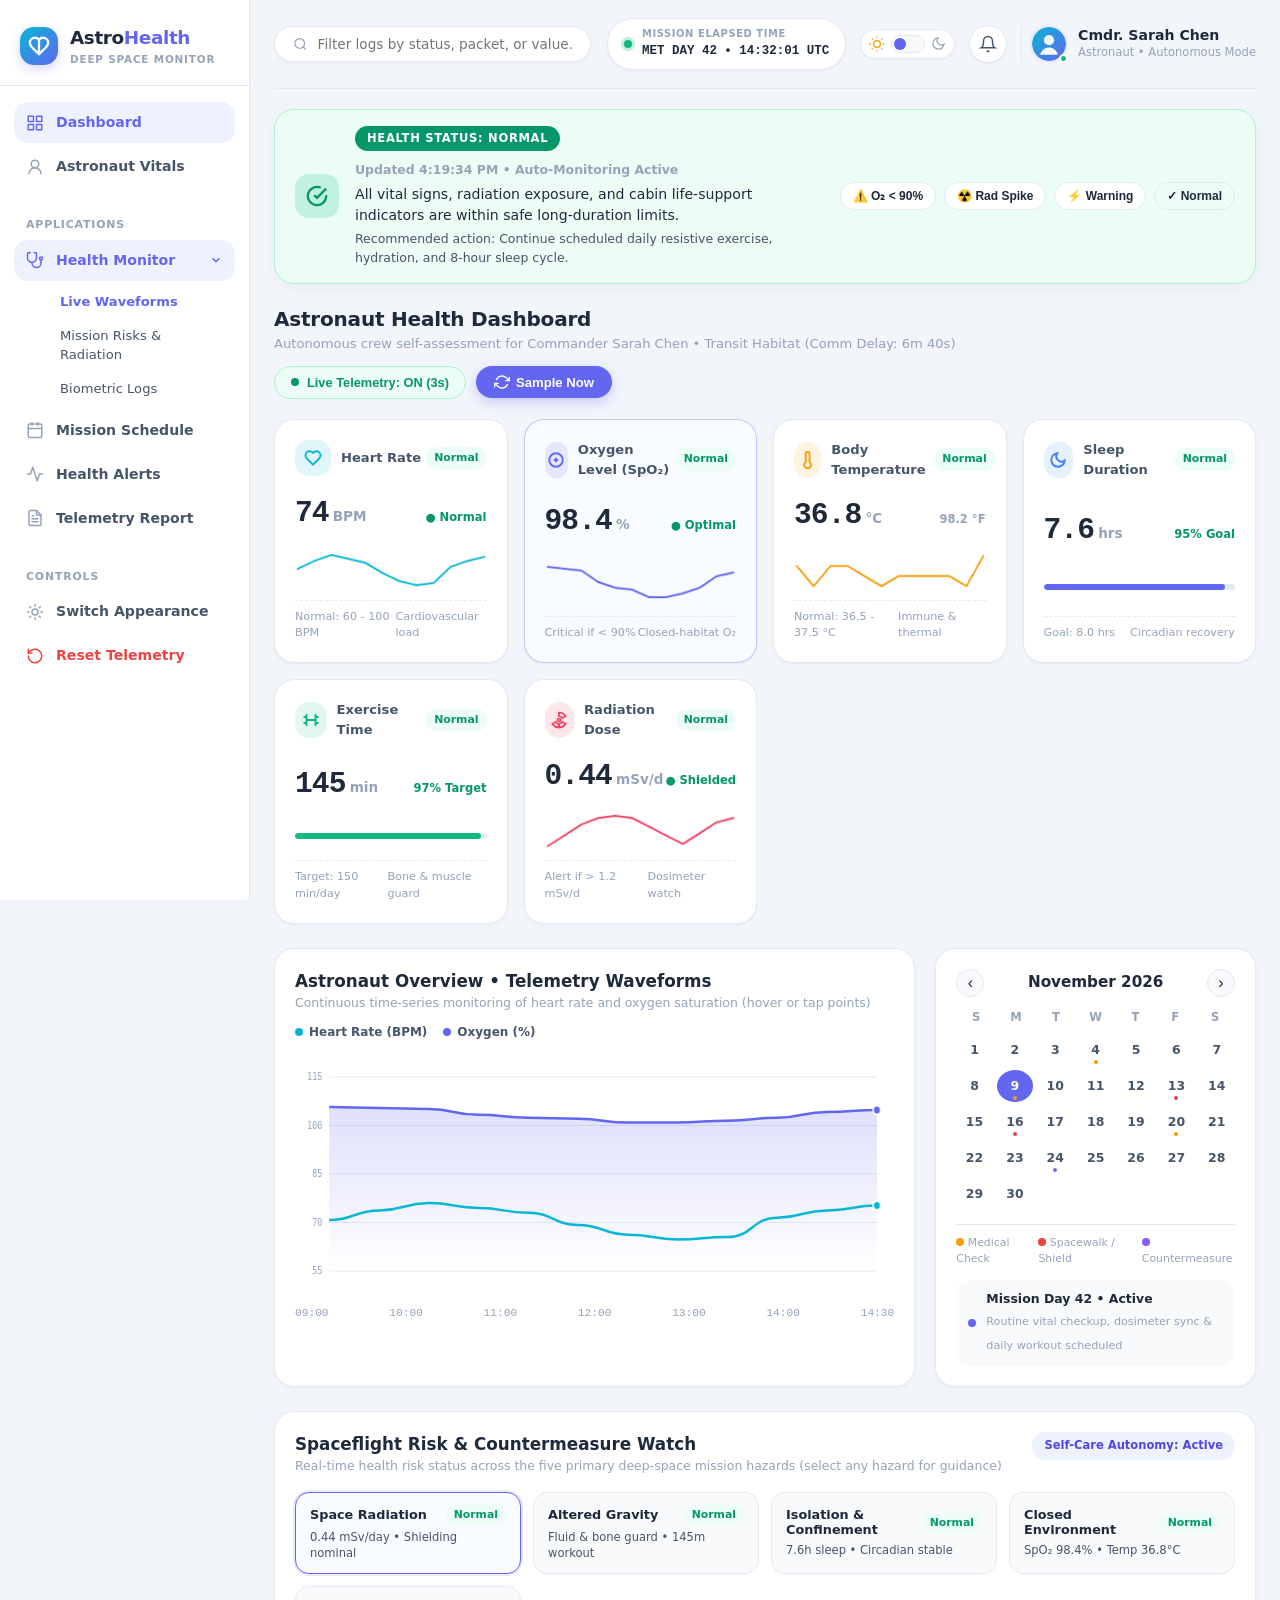
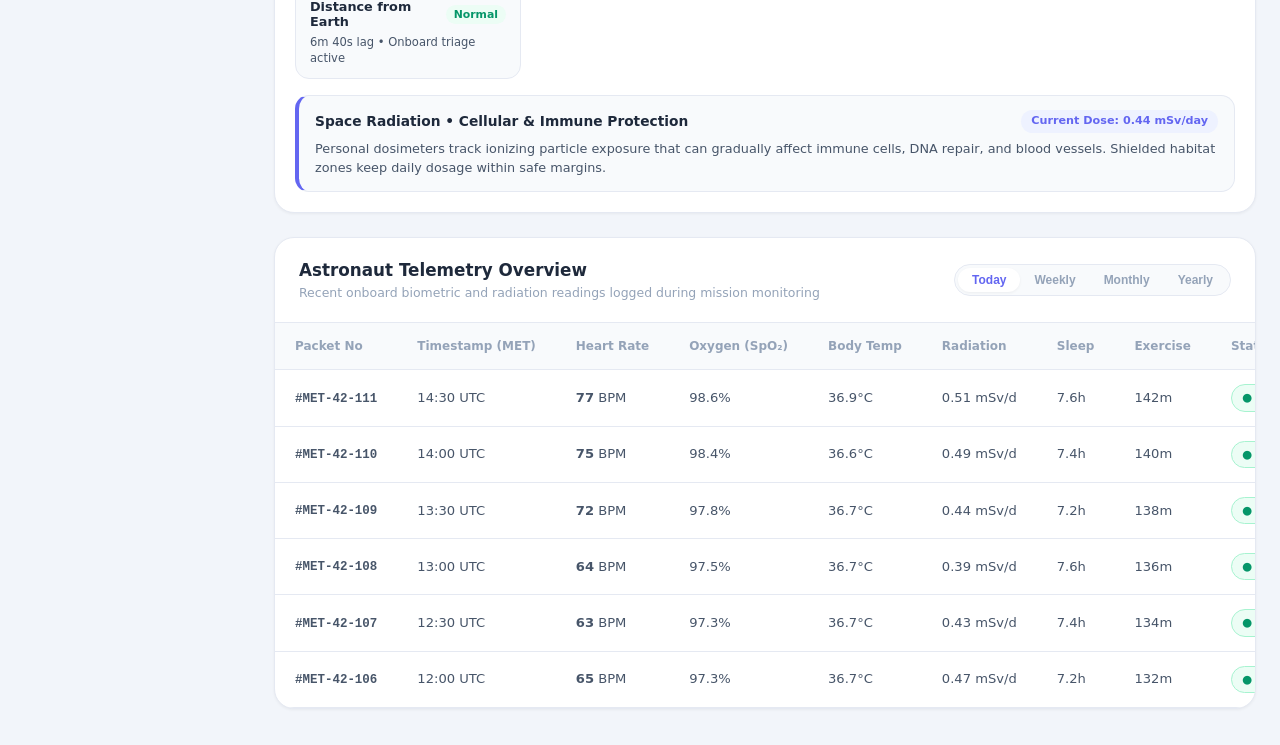
<file: index.html>
<!DOCTYPE html>
<html lang="en" data-theme="light">
<head>
  <meta charset="UTF-8">
  <meta name="viewport" content="width=device-width, initial-scale=1.0, maximum-scale=1.0, user-scalable=no">
  <title>AstroHealth — Astronaut Health Monitor</title>
  <link rel="stylesheet" href="style.css">
</head>
<body>
  <div class="app-layout">
    <!-- Left Sidebar -->
    <aside class="sidebar" id="sidebar">
      <div class="sidebar-header">
        <div class="brand">
          <div class="brand-logo">
            <svg width="22" height="22" viewBox="0 0 24 24" fill="none" stroke="currentColor" stroke-width="2.5" stroke-linecap="round" stroke-linejoin="round">
              <path d="M19 14c1.49-1.46 3-3.21 3-5.5A5.5 5.5 0 0 0 16.5 3c-1.76 0-3 .5-4.5 2-1.5-1.5-2.74-2-4.5-2A5.5 5.5 0 0 0 2 8.5c0 2.3 1.5 4.05 3 5.5l7 7Z"></path>
              <path d="M12 5v14"></path>
            </svg>
          </div>
          <div class="brand-text">
            <h2>Astro<span>Health</span></h2>
            <span class="sub-badge">DEEP SPACE MONITOR</span>
          </div>
        </div>
        <button class="mobile-close-btn" id="mobileCloseBtn" aria-label="Close menu">✕</button>
      </div>

      <nav class="sidebar-nav">
        <div class="nav-section">
          <a href="#top" class="nav-item active" data-target="alertBannerSection">
            <svg width="18" height="18" viewBox="0 0 24 24" fill="none" stroke="currentColor" stroke-width="2" stroke-linecap="round" stroke-linejoin="round">
              <rect x="3" y="3" width="7" height="7"></rect>
              <rect x="14" y="3" width="7" height="7"></rect>
              <rect x="14" y="14" width="7" height="7"></rect>
              <rect x="3" y="14" width="7" height="7"></rect>
            </svg>
            <span>Dashboard</span>
          </a>
          <a href="#astronaut" class="nav-item" data-target="statCardsGrid">
            <svg width="18" height="18" viewBox="0 0 24 24" fill="none" stroke="currentColor" stroke-width="2" stroke-linecap="round" stroke-linejoin="round">
              <circle cx="12" cy="8" r="5"></circle>
              <path d="M20 21a8 8 0 1 0-16 0"></path>
            </svg>
            <span>Astronaut Vitals</span>
          </a>
        </div>

        <div class="nav-section">
          <span class="nav-heading">APPLICATIONS</span>
          <div class="nav-group open" id="navMonitorGroup">
            <div class="nav-group-header" id="navGroupToggle">
              <div class="header-left">
                <svg width="18" height="18" viewBox="0 0 24 24" fill="none" stroke="currentColor" stroke-width="2" stroke-linecap="round" stroke-linejoin="round">
                  <path d="M4.8 2.3A.3.3 0 1 0 5 2H4a2 2 0 0 0-2 2v5a6 6 0 0 0 6 6v0a6 6 0 0 0 6-6V4a2 2 0 0 0-2-2h-1a.2.2 0 1 0 .3.3"></path>
                  <path d="M8 15v1a6 6 0 0 0 6 6v0a6 6 0 0 0 6-6v-4"></path>
                  <circle cx="20" cy="10" r="2"></circle>
                </svg>
                <span>Health Monitor</span>
              </div>
              <svg class="chevron" width="14" height="14" viewBox="0 0 24 24" fill="none" stroke="currentColor" stroke-width="2.5"><polyline points="6 9 12 15 18 9"></polyline></svg>
            </div>
            <div class="sub-menu">
              <a href="#waveforms" class="sub-item active" data-target="waveformsSection">Live Waveforms</a>
              <a href="#hazards" class="sub-item" data-target="hazardsSection">Mission Risks &amp; Radiation</a>
              <a href="#logs" class="sub-item" data-target="telemetryTableSection">Biometric Logs</a>
            </div>
          </div>

          <a href="#schedule" class="nav-item" data-target="calendarSection">
            <svg width="18" height="18" viewBox="0 0 24 24" fill="none" stroke="currentColor" stroke-width="2" stroke-linecap="round" stroke-linejoin="round">
              <rect x="3" y="4" width="18" height="18" rx="2" ry="2"></rect>
              <line x1="16" y1="2" x2="16" y2="6"></line>
              <line x1="8" y1="2" x2="8" y2="6"></line>
              <line x1="3" y1="10" x2="21" y2="10"></line>
            </svg>
            <span>Mission Schedule</span>
          </a>

          <a href="#alerts" class="nav-item" data-target="alertBannerSection">
            <svg width="18" height="18" viewBox="0 0 24 24" fill="none" stroke="currentColor" stroke-width="2" stroke-linecap="round" stroke-linejoin="round">
              <path d="M22 12h-4l-3 9L9 3l-3 9H2"></path>
            </svg>
            <span>Health Alerts</span>
          </a>

          <a href="#report" class="nav-item" data-target="telemetryTableSection">
            <svg width="18" height="18" viewBox="0 0 24 24" fill="none" stroke="currentColor" stroke-width="2" stroke-linecap="round" stroke-linejoin="round">
              <path d="M14 2H6a2 2 0 0 0-2 2v16a2 2 0 0 0 2 2h12a2 2 0 0 0 2-2V8z"></path>
              <polyline points="14 2 14 8 20 8"></polyline>
              <line x1="16" y1="13" x2="8" y2="13"></line>
              <line x1="16" y1="17" x2="8" y2="17"></line>
              <polyline points="10 9 9 9 8 9"></polyline>
            </svg>
            <span>Telemetry Report</span>
          </a>
        </div>

        <div class="nav-section">
          <span class="nav-heading">CONTROLS</span>
          <a href="#toggle-theme" class="nav-item" id="sidebarThemeBtn">
            <svg width="18" height="18" viewBox="0 0 24 24" fill="none" stroke="currentColor" stroke-width="2" stroke-linecap="round" stroke-linejoin="round">
              <circle cx="12" cy="12" r="4"></circle>
              <path d="M12 2v2M12 20v2M4.93 4.93l1.41 1.41M17.66 17.66l1.41 1.41M2 12h2M20 12h2M6.34 17.66l-1.41 1.41M19.07 4.93l-1.41 1.41"></path>
            </svg>
            <span>Switch Appearance</span>
          </a>
          <a href="#reset" class="nav-item text-danger" id="resetBtn">
            <svg width="18" height="18" viewBox="0 0 24 24" fill="none" stroke="currentColor" stroke-width="2" stroke-linecap="round" stroke-linejoin="round">
              <path d="M3 12a9 9 0 1 0 9-9 9.75 9.75 0 0 0-6.74 2.74L3 8"></path>
              <path d="M3 3v5h5"></path>
            </svg>
            <span>Reset Telemetry</span>
          </a>
        </div>
      </nav>
    </aside>

    <!-- Main Content Area -->
    <main class="main-content">
      <!-- Top Navigation Bar -->
      <header class="topbar">
        <div class="topbar-left">
          <button class="mobile-toggle-btn" id="mobileToggleBtn" aria-label="Open menu">
            <svg width="22" height="22" viewBox="0 0 24 24" fill="none" stroke="currentColor" stroke-width="2">
              <line x1="3" y1="12" x2="21" y2="12"></line>
              <line x1="3" y1="6" x2="21" y2="6"></line>
              <line x1="3" y1="18" x2="21" y2="18"></line>
            </svg>
          </button>

          <div class="search-box">
            <svg width="16" height="16" viewBox="0 0 24 24" fill="none" stroke="currentColor" stroke-width="2">
              <circle cx="11" cy="11" r="8"></circle>
              <line x1="21" y1="21" x2="16.65" y2="16.65"></line>
            </svg>
            <input type="text" id="searchInput" placeholder="Filter logs by status, packet, or value..." aria-label="Search">
          </div>
        </div>

        <div class="topbar-right">
          <!-- Mission Day / Time Indicator -->
          <div class="mission-time-chip" title="Mission Elapsed Time (MET)">
            <span class="pulse-dot"></span>
            <div class="chip-text">
              <span class="chip-label">MISSION ELAPSED TIME</span>
              <strong id="missionTimeDisplay">MET DAY 42 • 14:32:08 UTC</strong>
            </div>
          </div>

          <!-- Light & Dark Mode Toggle Switch -->
          <div class="theme-toggle-wrapper">
            <button class="theme-toggle-btn" id="themeToggleBtn" aria-label="Toggle Light and Dark Mode" title="Switch Light / Dark Mode">
              <span class="icon-sun">
                <svg width="16" height="16" viewBox="0 0 24 24" fill="none" stroke="currentColor" stroke-width="2">
                  <circle cx="12" cy="12" r="5"></circle>
                  <line x1="12" y1="1" x2="12" y2="3"></line>
                  <line x1="12" y1="21" x2="12" y2="23"></line>
                  <line x1="4.22" y1="4.22" x2="5.64" y2="5.64"></line>
                  <line x1="18.36" y1="18.36" x2="19.78" y2="19.78"></line>
                  <line x1="1" y1="12" x2="3" y2="12"></line>
                  <line x1="21" y1="12" x2="23" y2="12"></line>
                  <line x1="4.22" y1="19.78" x2="5.64" y2="18.36"></line>
                  <line x1="18.36" y1="5.64" x2="19.78" y2="4.22"></line>
                </svg>
              </span>
              <span class="toggle-pill">
                <span class="pill-thumb"></span>
              </span>
              <span class="icon-moon">
                <svg width="15" height="15" viewBox="0 0 24 24" fill="none" stroke="currentColor" stroke-width="2">
                  <path d="M21 12.79A9 9 0 1 1 11.21 3 7 7 0 0 0 21 12.79z"></path>
                </svg>
              </span>
            </button>
          </div>

          <!-- Alert Notification Bell -->
          <button class="action-icon-btn notification-btn" id="notifBell" title="Jump to Health Status Alert" aria-label="Health Alerts">
            <svg width="18" height="18" viewBox="0 0 24 24" fill="none" stroke="currentColor" stroke-width="2">
              <path d="M18 8A6 6 0 0 0 6 8c0 7-3 9-3 9h18s-3-2-3-9"></path>
              <path d="M13.73 21a2 2 0 0 1-3.46 0"></path>
            </svg>
            <span class="badge" id="alertBadge">1</span>
          </button>

          <!-- Astronaut Profile Badge (100% self-contained inline SVG avatar) -->
          <div class="user-profile">
            <div class="avatar-wrap">
              <div class="avatar-svg" aria-label="Commander Sarah Chen">
                <svg viewBox="0 0 40 40" width="38" height="38">
                  <defs>
                    <linearGradient id="avatarGrad" x1="0%" y1="0%" x2="100%" y2="100%">
                      <stop offset="0%" stop-color="#06b6d4"/>
                      <stop offset="100%" stop-color="#6366f1"/>
                    </linearGradient>
                  </defs>
                  <circle cx="20" cy="20" r="20" fill="url(#avatarGrad)"/>
                  <circle cx="20" cy="15.5" r="6" fill="#ffffff" opacity="0.95"/>
                  <path d="M9.5 32.5c1.8-5.5 6-8.5 10.5-8.5s8.7 3 10.5 8.5" fill="#ffffff" opacity="0.95"/>
                </svg>
              </div>
              <span class="online-status"></span>
            </div>
            <div class="user-info">
              <span class="user-name">Cmdr. Sarah Chen</span>
              <span class="user-role">Astronaut • Autonomous Mode</span>
            </div>
          </div>
        </div>
      </header>

      <!-- Alert Banner Container -->
      <section class="alert-section" id="alertBannerSection">
        <div class="alert-banner normal" id="globalAlertBanner">
          <div class="alert-icon-box" id="alertIconBox">
            <svg width="20" height="20" viewBox="0 0 24 24" fill="none" stroke="currentColor" stroke-width="2.5">
              <path d="M22 11.08V12a10 10 0 1 1-5.93-9.14"></path>
              <polyline points="22 4 12 14.01 9 11.01"></polyline>
            </svg>
          </div>
          <div class="alert-content">
            <div class="alert-badge-row">
              <span class="status-pill normal" id="mainStatusBadge">HEALTH STATUS: NORMAL</span>
              <span class="alert-sub" id="alertTimestamp">Live Bio-Telemetry Monitoring</span>
            </div>
            <p class="alert-desc" id="alertDescription">
              All vital signs, radiation exposure, and cabin life-support indicators are within safe long-duration limits.
            </p>
            <p class="alert-guidance" id="alertGuidance">
              Recommended action: Continue scheduled daily resistive exercise, hydration, and 8-hour sleep cycle.
            </p>
          </div>
          <div class="alert-actions">
            <button class="sim-btn" id="simCriticalBtn" title="Simulate Oxygen < 90% Critical Alert">⚠️ O₂ &lt; 90%</button>
            <button class="sim-btn" id="simRadiationBtn" title="Simulate Solar Radiation Spike">☢️ Rad Spike</button>
            <button class="sim-btn" id="simWarningBtn" title="Simulate Cardiovascular / Thermal Warning">⚡ Warning</button>
            <button class="sim-btn outline" id="simNormalBtn" title="Restore Normal Vitals">✓ Normal</button>
          </div>
        </div>
      </section>

      <!-- Dashboard Controls Row -->
      <div class="controls-bar">
        <div class="left-info">
          <h3>Astronaut Health Dashboard</h3>
          <p>Autonomous crew self-assessment for Commander Sarah Chen • Transit Habitat (Comm Delay: 6m 40s)</p>
        </div>
        <div class="right-controls">
          <button class="live-feed-toggle active" id="liveToggleBtn">
            <span class="live-blip"></span>
            <span id="liveToggleText">Live Telemetry: ON (3s)</span>
          </button>
          <button class="action-btn-primary" id="manualSampleBtn">
            <svg width="16" height="16" viewBox="0 0 24 24" fill="none" stroke="currentColor" stroke-width="2"><polyline points="23 4 23 10 17 10"></polyline><polyline points="1 20 1 14 7 14"></polyline><path d="M3.51 9a9 9 0 0 1 14.85-3.36L23 10M1 14l4.64 4.36A9 9 0 0 0 20.49 15"></path></svg>
            <span>Sample Now</span>
          </button>
        </div>
      </div>

      <!-- 6 Health & Radiation Parameter Cards -->
      <section class="stat-cards-grid" id="statCardsGrid">
        <!-- 1. Heart Rate -->
        <div class="card stat-card" id="cardHeartRate">
          <div class="stat-header">
            <div class="stat-meta">
              <span class="stat-icon-wrap cyan">
                <svg width="18" height="18" viewBox="0 0 24 24" fill="none" stroke="currentColor" stroke-width="2.5">
                  <path d="M19 14c1.49-1.46 3-3.21 3-5.5A5.5 5.5 0 0 0 16.5 3c-1.76 0-3 .5-4.5 2-1.5-1.5-2.74-2-4.5-2A5.5 5.5 0 0 0 2 8.5c0 2.3 1.5 4.05 3 5.5l7 7Z"></path>
                </svg>
              </span>
              <span class="stat-label">Heart Rate</span>
            </div>
            <span class="status-tag normal" id="tagHeartRate">Normal</span>
          </div>
          <div class="stat-body">
            <div class="stat-value-wrap">
              <h2 id="valHeartRate">74</h2>
              <span class="stat-unit">BPM</span>
            </div>
            <span class="stat-trend positive" id="trendHeartRate">● Normal</span>
          </div>
          <canvas class="sparkline-canvas" id="sparkHeartRate" width="220" height="40"></canvas>
          <div class="stat-footer">
            <span>Normal: 60 - 100 BPM</span>
            <span class="stat-subtle">Cardiovascular load</span>
          </div>
        </div>

        <!-- 2. Oxygen Level (SpO2) -->
        <div class="card stat-card highlighted" id="cardOxygen">
          <div class="stat-header">
            <div class="stat-meta">
              <span class="stat-icon-wrap purple">
                <svg width="18" height="18" viewBox="0 0 24 24" fill="none" stroke="currentColor" stroke-width="2.5">
                  <circle cx="12" cy="12" r="9"></circle>
                  <path d="M9 12h6M12 9v6"></path>
                </svg>
              </span>
              <span class="stat-label">Oxygen Level (SpO₂)</span>
            </div>
            <span class="status-tag normal" id="tagOxygen">Normal</span>
          </div>
          <div class="stat-body">
            <div class="stat-value-wrap">
              <h2 id="valOxygen">98.4</h2>
              <span class="stat-unit">%</span>
            </div>
            <span class="stat-trend positive" id="trendOxygen">● Optimal</span>
          </div>
          <canvas class="sparkline-canvas" id="sparkOxygen" width="220" height="40"></canvas>
          <div class="stat-footer">
            <span>Critical if &lt; 90%</span>
            <span class="stat-subtle">Closed-habitat O₂</span>
          </div>
        </div>

        <!-- 3. Body Temperature -->
        <div class="card stat-card" id="cardTemp">
          <div class="stat-header">
            <div class="stat-meta">
              <span class="stat-icon-wrap amber">
                <svg width="18" height="18" viewBox="0 0 24 24" fill="none" stroke="currentColor" stroke-width="2.5">
                  <path d="M14 14.76V3.5a2.5 2.5 0 0 0-5 0v11.26a4.5 4.5 0 1 0 5 0z"></path>
                </svg>
              </span>
              <span class="stat-label">Body Temperature</span>
            </div>
            <span class="status-tag normal" id="tagTemp">Normal</span>
          </div>
          <div class="stat-body">
            <div class="stat-value-wrap">
              <h2 id="valTemp">36.8</h2>
              <span class="stat-unit">°C</span>
            </div>
            <span class="stat-trend neutral" id="trendTemp">98.2 °F</span>
          </div>
          <canvas class="sparkline-canvas" id="sparkTemp" width="220" height="40"></canvas>
          <div class="stat-footer">
            <span>Normal: 36.5 - 37.5 °C</span>
            <span class="stat-subtle">Immune &amp; thermal</span>
          </div>
        </div>

        <!-- 4. Sleep Duration -->
        <div class="card stat-card" id="cardSleep">
          <div class="stat-header">
            <div class="stat-meta">
              <span class="stat-icon-wrap blue">
                <svg width="18" height="18" viewBox="0 0 24 24" fill="none" stroke="currentColor" stroke-width="2.5">
                  <path d="M21 12.79A9 9 0 1 1 11.21 3 7 7 0 0 0 21 12.79z"></path>
                </svg>
              </span>
              <span class="stat-label">Sleep Duration</span>
            </div>
            <span class="status-tag normal" id="tagSleep">Normal</span>
          </div>
          <div class="stat-body">
            <div class="stat-value-wrap">
              <h2 id="valSleep">7.6</h2>
              <span class="stat-unit">hrs</span>
            </div>
            <span class="stat-trend positive" id="trendSleep">95% Goal</span>
          </div>
          <div class="progress-track">
            <div class="progress-bar" id="sleepProgressBar" style="width: 95%;"></div>
          </div>
          <div class="stat-footer">
            <span>Goal: 8.0 hrs</span>
            <span class="stat-subtle">Circadian recovery</span>
          </div>
        </div>

        <!-- 5. Exercise Time -->
        <div class="card stat-card" id="cardExercise">
          <div class="stat-header">
            <div class="stat-meta">
              <span class="stat-icon-wrap green">
                <svg width="18" height="18" viewBox="0 0 24 24" fill="none" stroke="currentColor" stroke-width="2.5">
                  <path d="M6 4v16M18 4v16M2 8h4M18 8h4M2 16h4M18 16h4M6 12h12"></path>
                </svg>
              </span>
              <span class="stat-label">Exercise Time</span>
            </div>
            <span class="status-tag normal" id="tagExercise">Normal</span>
          </div>
          <div class="stat-body">
            <div class="stat-value-wrap">
              <h2 id="valExercise">145</h2>
              <span class="stat-unit">min</span>
            </div>
            <span class="stat-trend positive" id="trendExercise">97% Target</span>
          </div>
          <div class="progress-track">
            <div class="progress-bar green" id="exerciseProgressBar" style="width: 96%;"></div>
          </div>
          <div class="stat-footer">
            <span>Target: 150 min/day</span>
            <span class="stat-subtle">Bone &amp; muscle guard</span>
          </div>
        </div>

        <!-- 6. Radiation Exposure -->
        <div class="card stat-card" id="cardRadiation">
          <div class="stat-header">
            <div class="stat-meta">
              <span class="stat-icon-wrap rose">
                <svg width="18" height="18" viewBox="0 0 24 24" fill="none" stroke="currentColor" stroke-width="2.3">
                  <circle cx="12" cy="12" r="2"></circle>
                  <path d="M12 2a10 10 0 0 1 8.66 5l-4.33 2.5A5 5 0 0 0 12 7V2z"></path>
                  <path d="M20.66 17A10 10 0 0 1 12 22v-5a5 5 0 0 0 4.33-2.5l4.33 2.5z"></path>
                  <path d="M3.34 17l4.33-2.5A5 5 0 0 0 12 17v5a10 10 0 0 1-8.66-5z"></path>
                </svg>
              </span>
              <span class="stat-label">Radiation Dose</span>
            </div>
            <span class="status-tag normal" id="tagRadiation">Normal</span>
          </div>
          <div class="stat-body">
            <div class="stat-value-wrap">
              <h2 id="valRadiation">0.44</h2>
              <span class="stat-unit">mSv/d</span>
            </div>
            <span class="stat-trend positive" id="trendRadiation">● Shielded</span>
          </div>
          <canvas class="sparkline-canvas" id="sparkRadiation" width="220" height="40"></canvas>
          <div class="stat-footer">
            <span>Alert if &gt; 1.2 mSv/d</span>
            <span class="stat-subtle">Dosimeter watch</span>
          </div>
        </div>
      </section>

      <!-- Middle Section: Main Interactive Chart & Calendar -->
      <section class="middle-grid">
        <!-- Main Telemetry Spline Chart -->
        <div class="card chart-card" id="waveformsSection">
          <div class="card-header">
            <div>
              <h3 class="card-title">Astronaut Overview • Telemetry Waveforms</h3>
              <p class="card-subtitle">Continuous time-series monitoring of heart rate and oxygen saturation (hover or tap points)</p>
            </div>
            <div class="chart-legend">
              <span class="legend-item"><span class="dot heart"></span> Heart Rate (BPM)</span>
              <span class="legend-item"><span class="dot oxygen"></span> Oxygen (%)</span>
            </div>
          </div>

          <div class="chart-container" id="chartContainer">
            <canvas id="mainTelemetryChart" width="700" height="240"></canvas>
            <div class="chart-tooltip" id="chartTooltip">
              <span class="tt-time" id="ttTime">12:00</span>
              <div class="tt-row"><span class="tt-dot heart"></span> HR: <strong id="ttHr">74 BPM</strong></div>
              <div class="tt-row"><span class="tt-dot oxygen"></span> SpO₂: <strong id="ttOx">98.5%</strong></div>
            </div>
          </div>

          <div class="chart-axis-labels" id="chartAxisLabels"></div>
        </div>

        <!-- Mission Calendar & Schedule -->
        <div class="card calendar-card" id="calendarSection">
          <div class="card-header calendar-header">
            <button class="cal-nav-btn" id="calPrevMonth" aria-label="Previous Month">‹</button>
            <h4 class="calendar-month-title" id="calMonthTitle">November 2026</h4>
            <button class="cal-nav-btn" id="calNextMonth" aria-label="Next Month">›</button>
          </div>

          <div class="calendar-table">
            <div class="cal-weekdays">
              <span>S</span><span>M</span><span>T</span><span>W</span><span>T</span><span>F</span><span>S</span>
            </div>
            <div class="cal-days-grid" id="calDaysGrid"></div>
          </div>

          <div class="calendar-legend">
            <span><span class="dot appt"></span> Medical Check</span>
            <span><span class="dot meeting"></span> Spacewalk / Shield</span>
            <span><span class="dot surgery"></span> Countermeasure</span>
          </div>

          <div class="upcoming-item" id="calendarDetailBox">
            <div class="upcoming-dot"></div>
            <div class="upcoming-info">
              <strong id="calSelectedTitle">Mission Day 42 • Active</strong>
              <span id="calSelectedDesc">Routine vital checkup, dosimeter sync &amp; daily workout scheduled</span>
            </div>
          </div>
        </div>
      </section>

      <!-- Spaceflight Hazard & Risk Watch Section -->
      <section class="hazards-section" id="hazardsSection">
        <div class="card hazards-card">
          <div class="card-header">
            <div>
              <h3 class="card-title">Spaceflight Risk &amp; Countermeasure Watch</h3>
              <p class="card-subtitle">Real-time health risk status across the five primary deep-space mission hazards (select any hazard for guidance)</p>
            </div>
            <span class="autonomy-pill" id="autonomyPill">Self-Care Autonomy: Active</span>
          </div>

          <div class="hazard-grid" id="hazardGrid">
            <button type="button" class="hazard-tile active" data-hazard="radiation">
              <div class="hazard-top">
                <span class="hazard-name">Space Radiation</span>
                <span class="status-tag normal" id="hzTagRadiation">Normal</span>
              </div>
              <p class="hazard-metric" id="hzValRadiation">0.44 mSv/day • Cabin shielding nominal</p>
            </button>

            <button type="button" class="hazard-tile" data-hazard="gravity">
              <div class="hazard-top">
                <span class="hazard-name">Altered Gravity</span>
                <span class="status-tag normal" id="hzTagGravity">Normal</span>
              </div>
              <p class="hazard-metric" id="hzValGravity">Fluid &amp; bone protection • 145m workout</p>
            </button>

            <button type="button" class="hazard-tile" data-hazard="isolation">
              <div class="hazard-top">
                <span class="hazard-name">Isolation &amp; Confinement</span>
                <span class="status-tag normal" id="hzTagIsolation">Normal</span>
              </div>
              <p class="hazard-metric" id="hzValIsolation">7.6h sleep • Circadian rhythm stable</p>
            </button>

            <button type="button" class="hazard-tile" data-hazard="environment">
              <div class="hazard-top">
                <span class="hazard-name">Closed Environment</span>
                <span class="status-tag normal" id="hzTagEnvironment">Normal</span>
              </div>
              <p class="hazard-metric" id="hzValEnvironment">SpO₂ 98.4% • Air &amp; thermal balanced</p>
            </button>

            <button type="button" class="hazard-tile" data-hazard="distance">
              <div class="hazard-top">
                <span class="hazard-name">Distance from Earth</span>
                <span class="status-tag normal" id="hzTagDistance">Ready</span>
              </div>
              <p class="hazard-metric" id="hzValDistance">6m 40s lag • Onboard triage active</p>
            </button>
          </div>

          <div class="hazard-detail-box" id="hazardDetailBox">
            <div class="hazard-detail-head">
              <strong id="hazardDetailTitle">Space Radiation • Cellular &amp; Immune Protection</strong>
              <span class="hazard-chip" id="hazardDetailRisk">Risk Watch: Dose &amp; Tissue Health</span>
            </div>
            <p id="hazardDetailText">
              Personal dosimeters track ionizing particle exposure that can affect immune response, DNA repair, and cardiovascular tissue. If dose rates exceed 1.2 mSv/day, relocate to the storm shelter bay and increase antioxidant hydration.
            </p>
          </div>
        </div>
      </section>

      <!-- Bottom Section: Telemetry Log Table -->
      <section class="table-section" id="telemetryTableSection">
        <div class="card table-card">
          <div class="table-card-header">
            <div>
              <h3 class="card-title">Astronaut Telemetry Overview</h3>
              <p class="card-subtitle">Recent onboard biometric and radiation readings logged during mission monitoring</p>
            </div>
            <div class="table-time-filter" id="tableTimeFilter">
              <button class="tab-pill active" data-range="today">Today</button>
              <button class="tab-pill" data-range="weekly">Weekly</button>
              <button class="tab-pill" data-range="monthly">Monthly</button>
              <button class="tab-pill" data-range="yearly">Yearly</button>
            </div>
          </div>

          <div class="table-responsive">
            <table class="telemetry-table">
              <thead>
                <tr>
                  <th>Packet No</th>
                  <th>Timestamp (MET)</th>
                  <th>Heart Rate</th>
                  <th>Oxygen (SpO₂)</th>
                  <th>Body Temp</th>
                  <th>Radiation</th>
                  <th>Sleep</th>
                  <th>Exercise</th>
                  <th>Status</th>
                </tr>
              </thead>
              <tbody id="telemetryTableBody"></tbody>
            </table>
          </div>
        </div>
      </section>
    </main>
  </div>

  <script src="app.js"></script>
</body>
</html>
</file>
<file: style.css>
/* =========================================================
   VitalHealth — Design System & Stylesheet
   Pure CSS Light & Dark Mode (Zero External Libraries)
   ========================================================= */

:root {
  /* Light Theme (Default) */
  --bg-app: #f2f5fa;
  --bg-card: #ffffff;
  --bg-card-highlight: #f8fbff;
  --bg-sidebar: #ffffff;
  --bg-subtle: #f8fafc;
  --bg-hover: #f1f5f9;

  --border-color: #e5e9f2;
  --border-focus: #818cf8;

  --text-primary: #1e293b;
  --text-secondary: #475569;
  --text-muted: #94a3b8;

  --primary-accent: #6366f1;
  --primary-light: #eef2ff;
  --primary-text: #4f46e5;

  --secondary-accent: #06b6d4;
  --secondary-light: #ecfeff;

  --status-normal-bg: #ecfdf5;
  --status-normal-text: #059669;
  --status-normal-border: #a7f3d0;

  --status-warning-bg: #fffbeb;
  --status-warning-text: #d97706;
  --status-warning-border: #fde68a;

  --status-critical-bg: #fef2f2;
  --status-critical-text: #dc2626;
  --status-critical-border: #fecaca;

  --shadow-sm: 0 1px 3px rgba(0, 0, 0, 0.05);
  --shadow-md: 0 4px 16px -2px rgba(15, 23, 42, 0.05);
  --shadow-lg: 0 10px 30px -4px rgba(15, 23, 42, 0.08);

  --radius-sm: 8px;
  --radius-md: 14px;
  --radius-lg: 20px;
  --radius-full: 9999px;

  --font-main: system-ui, -apple-system, "Segoe UI", Roboto, "Helvetica Neue", Arial, sans-serif;
  --font-mono: ui-monospace, SFMono-Regular, Menlo, Monaco, Consolas, monospace;

  --transition: all 0.25s cubic-bezier(0.16, 1, 0.3, 1);
}

[data-theme="dark"] {
  --bg-app: #090e1a;
  --bg-card: #121a2d;
  --bg-card-highlight: #15223c;
  --bg-sidebar: #0e1526;
  --bg-subtle: #18233c;
  --bg-hover: #1c2946;

  --border-color: #1e2b48;
  --border-focus: #6366f1;

  --text-primary: #f8fafc;
  --text-secondary: #cbd5e1;
  --text-muted: #64748b;

  --primary-accent: #818cf8;
  --primary-light: #1e1b4b;
  --primary-text: #c7d2fe;

  --secondary-accent: #22d3ee;
  --secondary-light: #083344;

  --status-normal-bg: rgba(16, 185, 129, 0.15);
  --status-normal-text: #34d399;
  --status-normal-border: rgba(52, 211, 153, 0.3);

  --status-warning-bg: rgba(245, 158, 11, 0.15);
  --status-warning-text: #fbbf24;
  --status-warning-border: rgba(251, 191, 36, 0.3);

  --status-critical-bg: rgba(239, 68, 68, 0.18);
  --status-critical-text: #f87171;
  --status-critical-border: rgba(248, 113, 113, 0.4);

  --shadow-sm: 0 1px 3px rgba(0, 0, 0, 0.25);
  --shadow-md: 0 6px 20px rgba(0, 0, 0, 0.35);
  --shadow-lg: 0 12px 35px rgba(0, 0, 0, 0.45);
}

/* ================= Base Reset ================= */
* {
  box-sizing: border-box;
  margin: 0;
  padding: 0;
}

html {
  scroll-behavior: smooth;
}

body {
  font-family: var(--font-main);
  background-color: var(--bg-app);
  color: var(--text-primary);
  line-height: 1.5;
  transition: background-color 0.3s ease, color 0.3s ease;
  overflow-x: hidden;
  -webkit-font-smoothing: antialiased;
}

/* ================= Layout Structure ================= */
.app-layout {
  display: flex;
  min-height: 100vh;
  width: 100%;
}

/* ================= Left Sidebar ================= */
.sidebar {
  width: 250px;
  background-color: var(--bg-sidebar);
  border-right: 1px solid var(--border-color);
  display: flex;
  flex-direction: column;
  position: sticky;
  top: 0;
  height: 100vh;
  flex-shrink: 0;
  transition: var(--transition);
  z-index: 100;
}

.sidebar-header {
  padding: 24px 20px 18px;
  display: flex;
  align-items: center;
  justify-content: space-between;
  border-bottom: 1px solid var(--border-color);
}

.brand {
  display: flex;
  align-items: center;
  gap: 12px;
}

.brand-logo {
  width: 38px;
  height: 38px;
  background: linear-gradient(135deg, #06b6d4, #6366f1);
  color: #ffffff;
  border-radius: var(--radius-md);
  display: flex;
  align-items: center;
  justify-content: center;
  box-shadow: 0 4px 12px rgba(99, 102, 241, 0.25);
}

.brand-text h2 {
  font-size: 1.15rem;
  font-weight: 800;
  letter-spacing: -0.02em;
  color: var(--text-primary);
}

.brand-text h2 span {
  color: var(--primary-accent);
}

.sub-badge {
  font-size: 0.65rem;
  font-weight: 700;
  color: var(--text-muted);
  letter-spacing: 0.08em;
  display: block;
}

.mobile-close-btn {
  display: none;
  background: none;
  border: none;
  font-size: 1.25rem;
  color: var(--text-muted);
  cursor: pointer;
}

.sidebar-nav {
  padding: 16px 14px;
  overflow-y: auto;
  flex: 1;
}

.nav-section {
  margin-bottom: 22px;
}

.nav-heading {
  font-size: 0.68rem;
  font-weight: 700;
  letter-spacing: 0.08em;
  color: var(--text-muted);
  padding: 8px 12px 6px;
  display: block;
}

.nav-item {
  display: flex;
  align-items: center;
  gap: 12px;
  padding: 10px 12px;
  border-radius: var(--radius-md);
  color: var(--text-secondary);
  font-size: 0.88rem;
  font-weight: 600;
  text-decoration: none;
  transition: var(--transition);
  margin-bottom: 3px;
}

.nav-item svg {
  color: var(--text-muted);
  transition: var(--transition);
}

.nav-item:hover {
  background-color: var(--bg-hover);
  color: var(--text-primary);
}

.nav-item:hover svg {
  color: var(--primary-accent);
}

.nav-item.active {
  background-color: var(--primary-light);
  color: var(--primary-accent);
}

.nav-item.active svg {
  color: var(--primary-accent);
}

.nav-group {
  margin-bottom: 4px;
}

.nav-group-header {
  display: flex;
  align-items: center;
  justify-content: space-between;
  padding: 10px 12px;
  border-radius: var(--radius-md);
  color: var(--primary-accent);
  background-color: var(--primary-light);
  font-size: 0.88rem;
  font-weight: 700;
  cursor: pointer;
}

.nav-group .chevron {
  transition: transform 0.2s ease;
}

.nav-group:not(.open) .chevron {
  transform: rotate(-90deg);
}

.nav-group:not(.open) .sub-menu {
  display: none;
}

.header-left {
  display: flex;
  align-items: center;
  gap: 12px;
}

.sub-menu {
  padding-left: 36px;
  margin-top: 4px;
}

.sub-item {
  display: block;
  padding: 7px 10px;
  font-size: 0.82rem;
  color: var(--text-secondary);
  text-decoration: none;
  font-weight: 500;
  border-radius: var(--radius-sm);
  transition: var(--transition);
}

.sub-item:hover {
  color: var(--primary-accent);
}

.sub-item.active {
  color: var(--primary-accent);
  font-weight: 700;
}

.text-danger {
  color: #ef4444 !important;
}

.text-danger svg {
  color: #ef4444 !important;
}

/* ================= Main Content Area ================= */
.main-content {
  flex: 1;
  display: flex;
  flex-direction: column;
  min-width: 0;
  padding: 0 24px 36px;
}

/* ================= Top Navigation Bar ================= */
.topbar {
  display: flex;
  align-items: center;
  justify-content: space-between;
  padding: 18px 0;
  border-bottom: 1px solid var(--border-color);
  margin-bottom: 20px;
  gap: 16px;
  flex-wrap: wrap;
}

.topbar-left {
  display: flex;
  align-items: center;
  gap: 12px;
  flex: 1;
  max-width: 380px;
}

.mobile-toggle-btn {
  display: none;
  background: var(--bg-card);
  border: 1px solid var(--border-color);
  border-radius: var(--radius-sm);
  padding: 7px;
  color: var(--text-primary);
  cursor: pointer;
}

.search-box {
  display: flex;
  align-items: center;
  gap: 10px;
  background-color: var(--bg-card);
  border: 1px solid var(--border-color);
  border-radius: var(--radius-full);
  padding: 9px 18px;
  width: 100%;
  box-shadow: var(--shadow-sm);
  transition: var(--transition);
}

.search-box:focus-within {
  border-color: var(--border-focus);
  box-shadow: 0 0 0 3px rgba(99, 102, 241, 0.15);
}

.search-box svg {
  color: var(--text-muted);
}

.search-box input {
  border: none;
  background: none;
  outline: none;
  color: var(--text-primary);
  font-size: 0.85rem;
  width: 100%;
  font-family: inherit;
}

.topbar-right {
  display: flex;
  align-items: center;
  gap: 14px;
}

.mission-time-chip {
  display: flex;
  align-items: center;
  gap: 10px;
  background: var(--bg-card);
  border: 1px solid var(--border-color);
  padding: 8px 16px;
  border-radius: var(--radius-full);
  box-shadow: var(--shadow-sm);
}

.pulse-dot {
  width: 8px;
  height: 8px;
  background-color: #10b981;
  border-radius: 50%;
  box-shadow: 0 0 0 3px rgba(16, 185, 129, 0.25);
  animation: pulseGreen 1.8s infinite;
}

@keyframes pulseGreen {
  0% { box-shadow: 0 0 0 0 rgba(16, 185, 129, 0.4); }
  70% { box-shadow: 0 0 0 6px rgba(16, 185, 129, 0); }
  100% { box-shadow: 0 0 0 0 rgba(16, 185, 129, 0); }
}

.chip-text {
  display: flex;
  flex-direction: column;
}

.chip-label {
  font-size: 0.62rem;
  font-weight: 700;
  color: var(--text-muted);
  letter-spacing: 0.06em;
}

.chip-text strong {
  font-size: 0.78rem;
  font-family: var(--font-mono);
  color: var(--text-primary);
}

/* ================= Theme Switch Toggle ================= */
.theme-toggle-wrapper {
  display: flex;
  align-items: center;
}

.theme-toggle-btn {
  display: flex;
  align-items: center;
  gap: 6px;
  background: var(--bg-card);
  border: 1px solid var(--border-color);
  border-radius: var(--radius-full);
  padding: 5px 8px;
  cursor: pointer;
  box-shadow: var(--shadow-sm);
  transition: var(--transition);
}

.theme-toggle-btn:hover {
  border-color: var(--border-focus);
}

.icon-sun {
  color: #f59e0b;
  display: flex;
  align-items: center;
}

.icon-moon {
  color: var(--text-muted);
  display: flex;
  align-items: center;
}

[data-theme="dark"] .icon-sun {
  color: var(--text-muted);
}

[data-theme="dark"] .icon-moon {
  color: #818cf8;
}

.toggle-pill {
  width: 34px;
  height: 18px;
  background-color: var(--bg-subtle);
  border: 1px solid var(--border-color);
  border-radius: var(--radius-full);
  position: relative;
  display: inline-block;
  transition: var(--transition);
}

.pill-thumb {
  position: absolute;
  top: 2px;
  left: 2px;
  width: 12px;
  height: 12px;
  background-color: var(--primary-accent);
  border-radius: 50%;
  transition: var(--transition);
}

[data-theme="dark"] .pill-thumb {
  transform: translateX(16px);
  background-color: #818cf8;
}

.action-icon-btn {
  width: 38px;
  height: 38px;
  border-radius: 50%;
  background: var(--bg-card);
  border: 1px solid var(--border-color);
  display: flex;
  align-items: center;
  justify-content: center;
  color: var(--text-secondary);
  cursor: pointer;
  position: relative;
  box-shadow: var(--shadow-sm);
  transition: var(--transition);
}

.action-icon-btn:hover {
  background-color: var(--bg-hover);
  color: var(--text-primary);
}

.notification-btn .badge {
  position: absolute;
  top: -2px;
  right: -2px;
  background-color: #ef4444;
  color: white;
  font-size: 0.65rem;
  font-weight: 800;
  min-width: 17px;
  height: 17px;
  border-radius: 50%;
  display: flex;
  align-items: center;
  justify-content: center;
  border: 2px solid var(--bg-card);
}

.user-profile {
  display: flex;
  align-items: center;
  gap: 10px;
  padding-left: 8px;
  border-left: 1px solid var(--border-color);
}

.avatar-wrap {
  position: relative;
  width: 38px;
  height: 38px;
}

.avatar-svg {
  width: 38px;
  height: 38px;
  border-radius: 50%;
  overflow: hidden;
  border: 2px solid var(--border-color);
  display: flex;
  align-items: center;
  justify-content: center;
}

.online-status {
  position: absolute;
  bottom: 0;
  right: 0;
  width: 9px;
  height: 9px;
  background-color: #10b981;
  border: 2px solid var(--bg-card);
  border-radius: 50%;
}

.user-info {
  display: flex;
  flex-direction: column;
}

.user-name {
  font-size: 0.88rem;
  font-weight: 700;
  color: var(--text-primary);
  line-height: 1.2;
}

.user-role {
  font-size: 0.72rem;
  color: var(--text-muted);
}

/* ================= Alert Banner Section ================= */
.alert-section {
  margin-bottom: 20px;
}

.alert-banner {
  border-radius: var(--radius-lg);
  padding: 16px 20px;
  display: flex;
  align-items: center;
  gap: 16px;
  box-shadow: var(--shadow-md);
  transition: var(--transition);
  border: 1px solid transparent;
  flex-wrap: wrap;
}

.alert-banner.normal {
  background-color: var(--status-normal-bg);
  border-color: var(--status-normal-border);
}

.alert-banner.warning {
  background-color: var(--status-warning-bg);
  border-color: var(--status-warning-border);
}

.alert-banner.critical {
  background-color: var(--status-critical-bg);
  border-color: var(--status-critical-border);
  animation: criticalPulse 2s infinite;
}

@keyframes criticalPulse {
  0% { box-shadow: 0 0 0 0 rgba(239, 68, 68, 0.4); }
  70% { box-shadow: 0 0 0 10px rgba(239, 68, 68, 0); }
  100% { box-shadow: 0 0 0 0 rgba(239, 68, 68, 0); }
}

.alert-icon-box {
  width: 44px;
  height: 44px;
  border-radius: var(--radius-md);
  display: flex;
  align-items: center;
  justify-content: center;
  flex-shrink: 0;
}

.alert-banner.normal .alert-icon-box {
  background-color: rgba(16, 185, 129, 0.2);
  color: var(--status-normal-text);
}

.alert-banner.warning .alert-icon-box {
  background-color: rgba(245, 158, 11, 0.2);
  color: var(--status-warning-text);
}

.alert-banner.critical .alert-icon-box {
  background-color: rgba(239, 68, 68, 0.25);
  color: var(--status-critical-text);
}

.alert-content {
  flex: 1;
  min-width: 240px;
}

.alert-badge-row {
  display: flex;
  align-items: center;
  gap: 10px;
  margin-bottom: 4px;
  flex-wrap: wrap;
}

.status-pill {
  font-size: 0.72rem;
  font-weight: 800;
  letter-spacing: 0.06em;
  padding: 4px 12px;
  border-radius: var(--radius-full);
  display: inline-flex;
  align-items: center;
  gap: 6px;
}

.status-pill.normal {
  background-color: var(--status-normal-text);
  color: #ffffff;
}

.status-pill.warning {
  background-color: var(--status-warning-text);
  color: #ffffff;
}

.status-pill.critical {
  background-color: var(--status-critical-text);
  color: #ffffff;
}

.alert-sub {
  font-size: 0.78rem;
  font-weight: 600;
  color: var(--text-muted);
}

.alert-desc {
  font-size: 0.88rem;
  color: var(--text-primary);
  font-weight: 500;
}

.alert-guidance {
  font-size: 0.78rem;
  color: var(--text-secondary);
  margin-top: 4px;
  font-weight: 500;
}

.alert-actions {
  display: flex;
  align-items: center;
  gap: 8px;
  flex-wrap: wrap;
}

.sim-btn {
  background: var(--bg-card);
  border: 1px solid var(--border-color);
  color: var(--text-primary);
  font-size: 0.75rem;
  font-weight: 700;
  padding: 6px 12px;
  border-radius: var(--radius-md);
  cursor: pointer;
  transition: var(--transition);
}

.sim-btn:hover {
  border-color: var(--primary-accent);
  color: var(--primary-accent);
}

.sim-btn.outline {
  background: transparent;
}

/* ================= Controls Bar ================= */
.controls-bar {
  display: flex;
  align-items: center;
  justify-content: space-between;
  margin-bottom: 20px;
  flex-wrap: wrap;
  gap: 12px;
}

.left-info h3 {
  font-size: 1.25rem;
  font-weight: 800;
  letter-spacing: -0.01em;
}

.left-info p {
  font-size: 0.82rem;
  color: var(--text-muted);
}

.right-controls {
  display: flex;
  align-items: center;
  gap: 10px;
}

.live-feed-toggle {
  display: flex;
  align-items: center;
  gap: 8px;
  background: var(--bg-card);
  border: 1px solid var(--border-color);
  border-radius: var(--radius-full);
  padding: 8px 16px;
  font-size: 0.8rem;
  font-weight: 700;
  color: var(--text-secondary);
  cursor: pointer;
  transition: var(--transition);
}

.live-feed-toggle.active {
  background: var(--status-normal-bg);
  border-color: var(--status-normal-border);
  color: var(--status-normal-text);
}

.live-blip {
  width: 8px;
  height: 8px;
  background-color: var(--status-normal-text);
  border-radius: 50%;
  animation: pulseGreen 1.5s infinite;
}

.live-feed-toggle:not(.active) .live-blip {
  background-color: var(--text-muted);
  animation: none;
}

.action-btn-primary {
  display: flex;
  align-items: center;
  gap: 6px;
  background: var(--primary-accent);
  color: #ffffff;
  border: none;
  border-radius: var(--radius-full);
  padding: 8px 18px;
  font-size: 0.82rem;
  font-weight: 700;
  cursor: pointer;
  box-shadow: 0 4px 12px rgba(99, 102, 241, 0.3);
  transition: var(--transition);
}

.action-btn-primary:hover {
  opacity: 0.92;
  transform: translateY(-1px);
}

/* ================= Card Generic Styles ================= */
.card {
  background-color: var(--bg-card);
  border: 1px solid var(--border-color);
  border-radius: var(--radius-lg);
  padding: 20px;
  box-shadow: var(--shadow-sm);
  transition: var(--transition);
}

.card:hover {
  box-shadow: var(--shadow-md);
}

.card.highlighted {
  background-color: var(--bg-card-highlight);
  border-color: rgba(99, 102, 241, 0.35);
}

/* ================= Stat Cards Grid ================= */
.stat-cards-grid {
  display: grid;
  grid-template-columns: repeat(auto-fit, minmax(210px, 1fr));
  gap: 16px;
  margin-bottom: 24px;
}

.stat-card {
  display: flex;
  flex-direction: column;
  justify-content: space-between;
}

.stat-header {
  display: flex;
  align-items: center;
  justify-content: space-between;
  margin-bottom: 14px;
}

.stat-meta {
  display: flex;
  align-items: center;
  gap: 10px;
}

.stat-icon-wrap {
  width: 36px;
  height: 36px;
  border-radius: var(--radius-md);
  display: flex;
  align-items: center;
  justify-content: center;
}

.stat-icon-wrap.cyan { background-color: rgba(6, 182, 212, 0.12); color: #06b6d4; }
.stat-icon-wrap.purple { background-color: rgba(99, 102, 241, 0.12); color: #6366f1; }
.stat-icon-wrap.amber { background-color: rgba(245, 158, 11, 0.12); color: #f59e0b; }
.stat-icon-wrap.blue { background-color: rgba(59, 130, 246, 0.12); color: #3b82f6; }
.stat-icon-wrap.green { background-color: rgba(16, 185, 129, 0.12); color: #10b981; }
.stat-icon-wrap.rose { background-color: rgba(244, 63, 94, 0.12); color: #f43f5e; }

.stat-label {
  font-size: 0.82rem;
  font-weight: 600;
  color: var(--text-secondary);
}

.status-tag {
  font-size: 0.68rem;
  font-weight: 800;
  padding: 3px 8px;
  border-radius: var(--radius-full);
}

.status-tag.normal { background: var(--status-normal-bg); color: var(--status-normal-text); }
.status-tag.warning { background: var(--status-warning-bg); color: var(--status-warning-text); }
.status-tag.critical { background: var(--status-critical-bg); color: var(--status-critical-text); }

.stat-body {
  display: flex;
  align-items: baseline;
  justify-content: space-between;
  margin-bottom: 8px;
}

.stat-value-wrap {
  display: flex;
  align-items: baseline;
  gap: 4px;
}

.stat-value-wrap h2 {
  font-size: 1.85rem;
  font-weight: 800;
  font-family: var(--font-mono);
  letter-spacing: -0.03em;
  color: var(--text-primary);
}

.stat-unit {
  font-size: 0.85rem;
  font-weight: 700;
  color: var(--text-muted);
}

.stat-trend {
  font-size: 0.72rem;
  font-weight: 700;
}

.stat-trend.positive { color: var(--status-normal-text); }
.stat-trend.warning { color: var(--status-warning-text); }
.stat-trend.danger { color: var(--status-critical-text); }
.stat-trend.neutral { color: var(--text-muted); }

.sparkline-canvas {
  width: 100%;
  height: 38px;
  margin: 6px 0 10px;
}

.progress-track {
  width: 100%;
  height: 6px;
  background-color: var(--border-color);
  border-radius: var(--radius-full);
  margin: 10px 0 12px;
  overflow: hidden;
}

.progress-bar {
  height: 100%;
  background-color: var(--primary-accent);
  border-radius: var(--radius-full);
  transition: width 0.4s ease;
}

.progress-bar.green {
  background-color: #10b981;
}

.stat-footer {
  display: flex;
  justify-content: space-between;
  font-size: 0.7rem;
  color: var(--text-muted);
  border-top: 1px dashed var(--border-color);
  padding-top: 8px;
}

/* ================= Middle Section: Spline Chart & Calendar ================= */
.middle-grid {
  display: grid;
  grid-template-columns: 2fr 1fr;
  gap: 20px;
  margin-bottom: 24px;
}

.chart-card {
  display: flex;
  flex-direction: column;
}

.card-header {
  display: flex;
  align-items: flex-start;
  justify-content: space-between;
  margin-bottom: 16px;
  flex-wrap: wrap;
  gap: 10px;
}

.card-title {
  font-size: 1.05rem;
  font-weight: 800;
  color: var(--text-primary);
}

.card-subtitle {
  font-size: 0.78rem;
  color: var(--text-muted);
}

.chart-legend {
  display: flex;
  align-items: center;
  gap: 16px;
}

.legend-item {
  display: flex;
  align-items: center;
  gap: 6px;
  font-size: 0.75rem;
  font-weight: 600;
  color: var(--text-secondary);
}

.dot {
  width: 8px;
  height: 8px;
  border-radius: 50%;
  display: inline-block;
}

.dot.heart { background-color: #06b6d4; }
.dot.oxygen { background-color: #6366f1; }

.chart-container {
  position: relative;
  width: 100%;
  height: 240px;
}

#mainTelemetryChart {
  width: 100%;
  height: 100%;
  cursor: crosshair;
}

.chart-tooltip {
  position: absolute;
  top: 12px;
  left: 50%;
  transform: translateX(-50%);
  background: var(--bg-card);
  border: 1px solid var(--border-color);
  border-radius: var(--radius-md);
  padding: 8px 12px;
  box-shadow: var(--shadow-lg);
  pointer-events: none;
  font-size: 0.75rem;
  display: none;
  z-index: 10;
  min-width: 130px;
}

.tt-time {
  font-weight: 800;
  color: var(--text-muted);
  display: block;
  margin-bottom: 4px;
}

.tt-row {
  display: flex;
  align-items: center;
  gap: 6px;
  color: var(--text-primary);
  margin-top: 2px;
}

.tt-dot {
  width: 6px;
  height: 6px;
  border-radius: 50%;
}

.tt-dot.heart { background-color: #06b6d4; }
.tt-dot.oxygen { background-color: #6366f1; }

.chart-axis-labels {
  display: flex;
  justify-content: space-between;
  margin-top: 8px;
  font-size: 0.7rem;
  color: var(--text-muted);
  font-family: var(--font-mono);
}

/* ================= Calendar Card ================= */
.calendar-card {
  display: flex;
  flex-direction: column;
  justify-content: space-between;
}

.calendar-header {
  margin-bottom: 12px;
  align-items: center;
}

.calendar-month-title {
  font-size: 0.95rem;
  font-weight: 800;
  color: var(--text-primary);
}

.cal-nav-btn {
  background: var(--bg-subtle);
  border: 1px solid var(--border-color);
  color: var(--text-primary);
  width: 28px;
  height: 28px;
  border-radius: 50%;
  font-size: 1rem;
  line-height: 1;
  display: flex;
  align-items: center;
  justify-content: center;
  cursor: pointer;
  transition: var(--transition);
}

.cal-nav-btn:hover {
  background: var(--primary-accent);
  color: white;
}

.cal-weekdays {
  display: grid;
  grid-template-columns: repeat(7, 1fr);
  text-align: center;
  font-size: 0.72rem;
  font-weight: 700;
  color: var(--text-muted);
  margin-bottom: 8px;
}

.cal-days-grid {
  display: grid;
  grid-template-columns: repeat(7, 1fr);
  gap: 4px;
  text-align: center;
}

.cal-day {
  height: 32px;
  display: flex;
  align-items: center;
  justify-content: center;
  font-size: 0.78rem;
  font-weight: 600;
  border-radius: 50%;
  color: var(--text-secondary);
  cursor: pointer;
  transition: var(--transition);
  position: relative;
}

.cal-day:hover {
  background-color: var(--bg-hover);
}

.cal-day.today {
  background-color: var(--primary-light);
  color: var(--primary-accent);
  font-weight: 800;
}

.cal-day.active-mission {
  background-color: var(--primary-accent);
  color: #ffffff;
  font-weight: 800;
}

.cal-day.other-month {
  color: var(--text-muted);
  opacity: 0.4;
  cursor: default;
}

.cal-dot-indicator {
  position: absolute;
  bottom: 2px;
  width: 4px;
  height: 4px;
  border-radius: 50%;
}

.cal-dot-indicator.appt { background-color: #f59e0b; }
.cal-dot-indicator.meeting { background-color: #ef4444; }
.cal-dot-indicator.surgery { background-color: #8b5cf6; }

.calendar-legend {
  display: flex;
  align-items: center;
  justify-content: space-between;
  margin-top: 14px;
  padding-top: 10px;
  border-top: 1px solid var(--border-color);
  font-size: 0.68rem;
  color: var(--text-muted);
}

.calendar-legend .dot.appt { background-color: #f59e0b; }
.calendar-legend .dot.meeting { background-color: #ef4444; }
.calendar-legend .dot.surgery { background-color: #8b5cf6; }

.upcoming-item {
  display: flex;
  align-items: center;
  gap: 10px;
  background: var(--bg-subtle);
  border-radius: var(--radius-md);
  padding: 10px 12px;
  margin-top: 12px;
}

.upcoming-dot {
  width: 8px;
  height: 8px;
  background-color: var(--primary-accent);
  border-radius: 50%;
  flex-shrink: 0;
}

.upcoming-info strong {
  display: block;
  font-size: 0.78rem;
  color: var(--text-primary);
}

.upcoming-info span {
  font-size: 0.7rem;
  color: var(--text-muted);
}

/* ================= Spaceflight Risk & Countermeasure Watch ================= */
.hazards-section {
  margin-bottom: 24px;
}

.autonomy-pill {
  font-size: 0.72rem;
  font-weight: 700;
  color: var(--primary-text);
  background: var(--primary-light);
  padding: 5px 12px;
  border-radius: var(--radius-full);
}

.hazard-grid {
  display: grid;
  grid-template-columns: repeat(auto-fit, minmax(190px, 1fr));
  gap: 12px;
  margin-bottom: 16px;
}

.hazard-tile {
  text-align: left;
  background: var(--bg-subtle);
  border: 1px solid var(--border-color);
  border-radius: var(--radius-md);
  padding: 12px 14px;
  cursor: pointer;
  transition: var(--transition);
  font-family: inherit;
}

.hazard-tile:hover {
  border-color: var(--border-focus);
  background: var(--bg-hover);
}

.hazard-tile.active {
  background: var(--bg-card-highlight);
  border-color: var(--primary-accent);
  box-shadow: 0 0 0 2px rgba(99, 102, 241, 0.14);
}

.hazard-top {
  display: flex;
  align-items: center;
  justify-content: space-between;
  gap: 8px;
  margin-bottom: 6px;
}

.hazard-name {
  font-size: 0.8rem;
  font-weight: 700;
  color: var(--text-primary);
}

.hazard-metric {
  font-size: 0.72rem;
  color: var(--text-secondary);
  line-height: 1.35;
}

.hazard-detail-box {
  background: var(--bg-subtle);
  border: 1px solid var(--border-color);
  border-left: 4px solid var(--primary-accent);
  border-radius: var(--radius-md);
  padding: 14px 16px;
}

.hazard-detail-head {
  display: flex;
  align-items: center;
  justify-content: space-between;
  gap: 10px;
  flex-wrap: wrap;
  margin-bottom: 6px;
}

.hazard-detail-head strong {
  font-size: 0.86rem;
  color: var(--text-primary);
}

.hazard-chip {
  font-size: 0.7rem;
  font-weight: 700;
  color: var(--primary-accent);
  background: var(--primary-light);
  padding: 3px 10px;
  border-radius: var(--radius-full);
}

.hazard-detail-box p {
  font-size: 0.8rem;
  color: var(--text-secondary);
  line-height: 1.5;
}

/* ================= Bottom Table Section ================= */
.table-card {
  padding: 0;
  overflow: hidden;
}

.table-card-header {
  display: flex;
  align-items: center;
  justify-content: space-between;
  padding: 20px 24px;
  border-bottom: 1px solid var(--border-color);
  flex-wrap: wrap;
  gap: 12px;
}

.table-time-filter {
  display: flex;
  align-items: center;
  background: var(--bg-subtle);
  border: 1px solid var(--border-color);
  border-radius: var(--radius-full);
  padding: 3px;
}

.tab-pill {
  border: none;
  background: transparent;
  padding: 5px 14px;
  font-size: 0.75rem;
  font-weight: 700;
  color: var(--text-muted);
  border-radius: var(--radius-full);
  cursor: pointer;
  transition: var(--transition);
}

.tab-pill.active {
  background: var(--bg-card);
  color: var(--primary-accent);
  box-shadow: var(--shadow-sm);
}

.table-responsive {
  overflow-x: auto;
}

.telemetry-table {
  width: 100%;
  border-collapse: collapse;
  text-align: left;
}

.telemetry-table th {
  padding: 14px 20px;
  font-size: 0.75rem;
  font-weight: 700;
  color: var(--text-muted);
  background-color: var(--bg-subtle);
  border-bottom: 1px solid var(--border-color);
  white-space: nowrap;
}

.telemetry-table td {
  padding: 14px 20px;
  font-size: 0.82rem;
  color: var(--text-secondary);
  border-bottom: 1px solid var(--border-color);
  white-space: nowrap;
}

.telemetry-table tr:hover td {
  background-color: var(--bg-hover);
}

.badge-status {
  display: inline-flex;
  align-items: center;
  gap: 6px;
  padding: 4px 10px;
  border-radius: var(--radius-full);
  font-size: 0.72rem;
  font-weight: 700;
}

.badge-status.normal {
  background: var(--status-normal-bg);
  color: var(--status-normal-text);
  border: 1px solid var(--status-normal-border);
}

.badge-status.warning {
  background: var(--status-warning-bg);
  color: var(--status-warning-text);
  border: 1px solid var(--status-warning-border);
}

.badge-status.critical {
  background: var(--status-critical-bg);
  color: var(--status-critical-text);
  border: 1px solid var(--status-critical-border);
}

/* ================= Responsive Breakpoints ================= */
@media (max-width: 1100px) {
  .middle-grid {
    grid-template-columns: 1fr;
  }
}

@media (max-width: 900px) {
  .sidebar {
    position: fixed;
    left: -270px;
    box-shadow: var(--shadow-lg);
  }

  .sidebar.open {
    left: 0;
  }

  .mobile-close-btn {
    display: block;
  }

  .mobile-toggle-btn {
    display: block;
  }
}

@media (max-width: 650px) {
  .main-content {
    padding: 0 14px 24px;
  }

  .topbar {
    gap: 10px;
  }

  .topbar-left {
    max-width: 100%;
  }

  .mission-time-chip {
    order: 3;
    width: 100%;
    justify-content: center;
  }

  .stat-cards-grid {
    grid-template-columns: 1fr 1fr;
  }
}

@media (max-width: 480px) {
  .stat-cards-grid {
    grid-template-columns: 1fr;
  }
}
</file>
